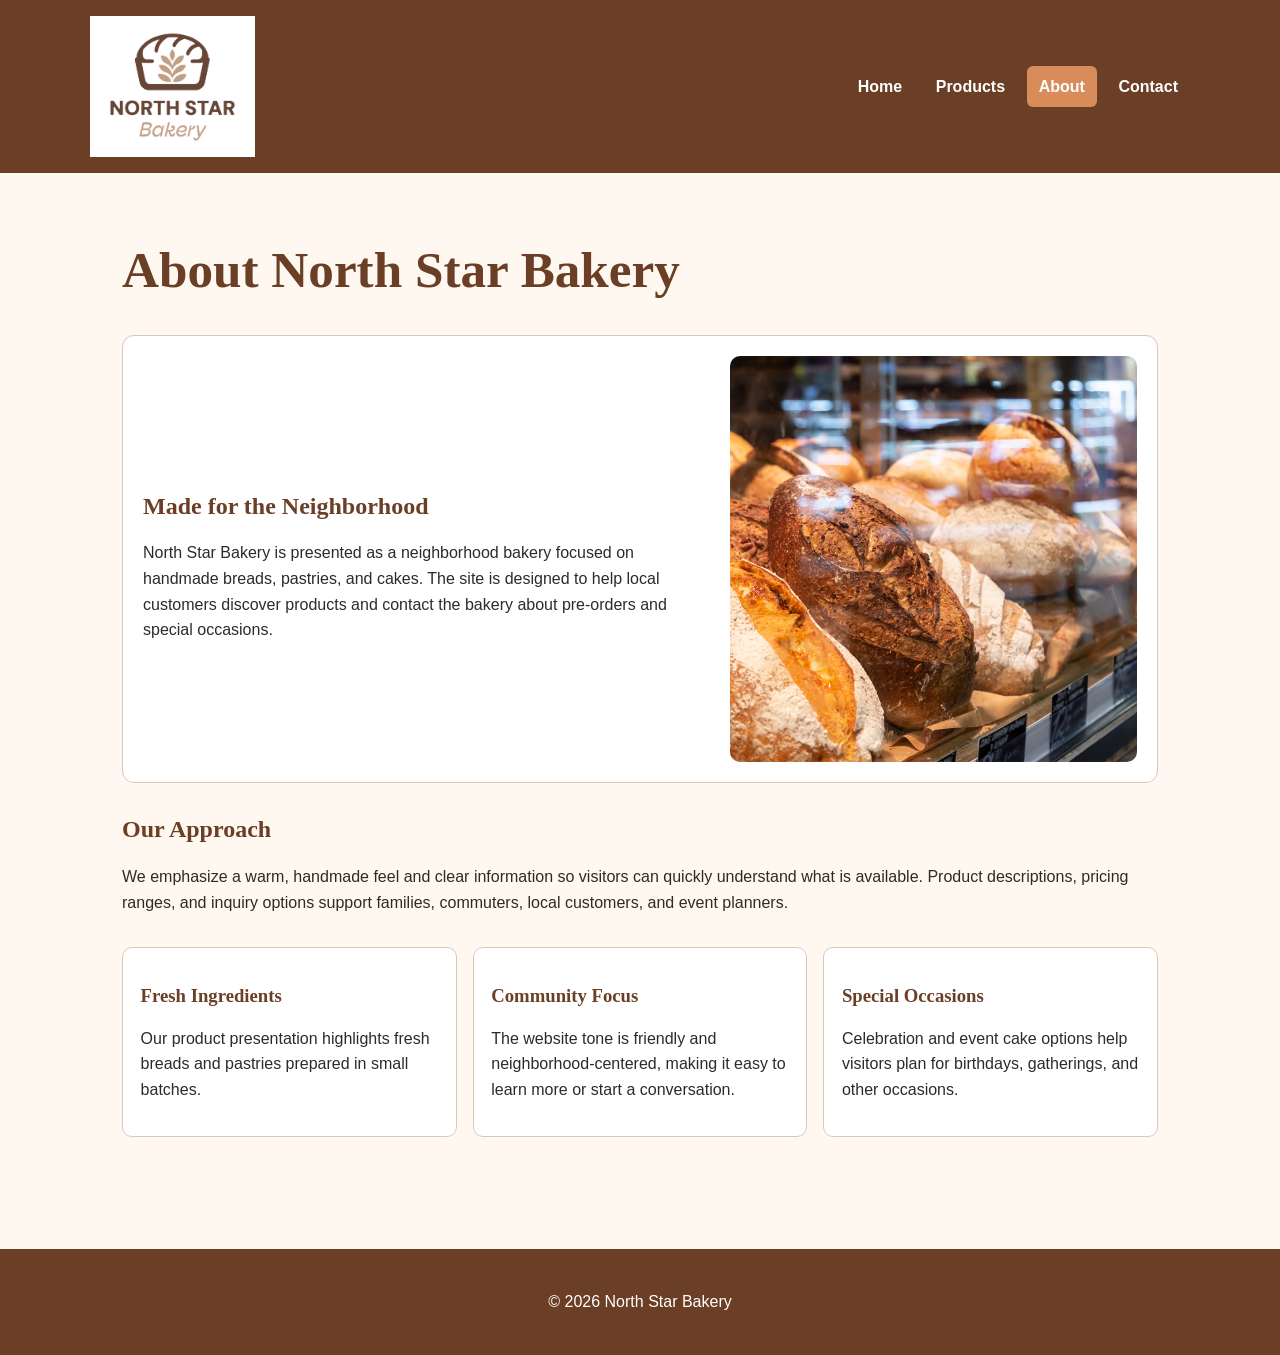
<file: about.html>
<!DOCTYPE html>
<html lang="en">
<head>
  <meta charset="UTF-8">
  <meta name="viewport" content="width=device-width, initial-scale=1.0">
  <meta name="description" content="Learn about North Star Bakery and our handmade approach.">
  <title>North Star Bakery | About</title>
  <link rel="stylesheet" href="style.css">
</head>
<body>
<header>
  <div class="header-inner">
    <img class="logo" src="bakery-logo_c.png" alt="North Star Bakery logo">
    <nav aria-label="Main navigation">
      <ul>
        <li><a href="index.html">Home</a></li>
        <li><a href="products.html">Products</a></li>
        <li><a href="about.html" aria-current="page">About</a></li>
        <li><a href="contact.html">Contact</a></li>
      </ul>
    </nav>
  </div>
</header>

<main>
  <h1>About North Star Bakery</h1>
  <section class="hero">
    <div><h2>Made for the Neighborhood</h2><p>North Star Bakery is presented as a neighborhood bakery focused on handmade breads, pastries, and cakes. The site is designed to help local customers discover products and contact the bakery about pre-orders and special occasions.</p></div>
    <div><img class="about-image" src="bakery-bread_c.png" alt="Fresh bakery bread"></div>
  </section>
  <section><h2>Our Approach</h2><p>We emphasize a warm, handmade feel and clear information so visitors can quickly understand what is available. Product descriptions, pricing ranges, and inquiry options support families, commuters, local customers, and event planners.</p></section>
  <section class="card-grid">
    <article class="card"><h3>Fresh Ingredients</h3><p>Our product presentation highlights fresh breads and pastries prepared in small batches.</p></article>
    <article class="card"><h3>Community Focus</h3><p>The website tone is friendly and neighborhood-centered, making it easy to learn more or start a conversation.</p></article>
    <article class="card"><h3>Special Occasions</h3><p>Celebration and event cake options help visitors plan for birthdays, gatherings, and other occasions.</p></article>
  </section>
</main>

<footer><p>&copy; 2026 North Star Bakery</p></footer>
</body>
</html>
</file>
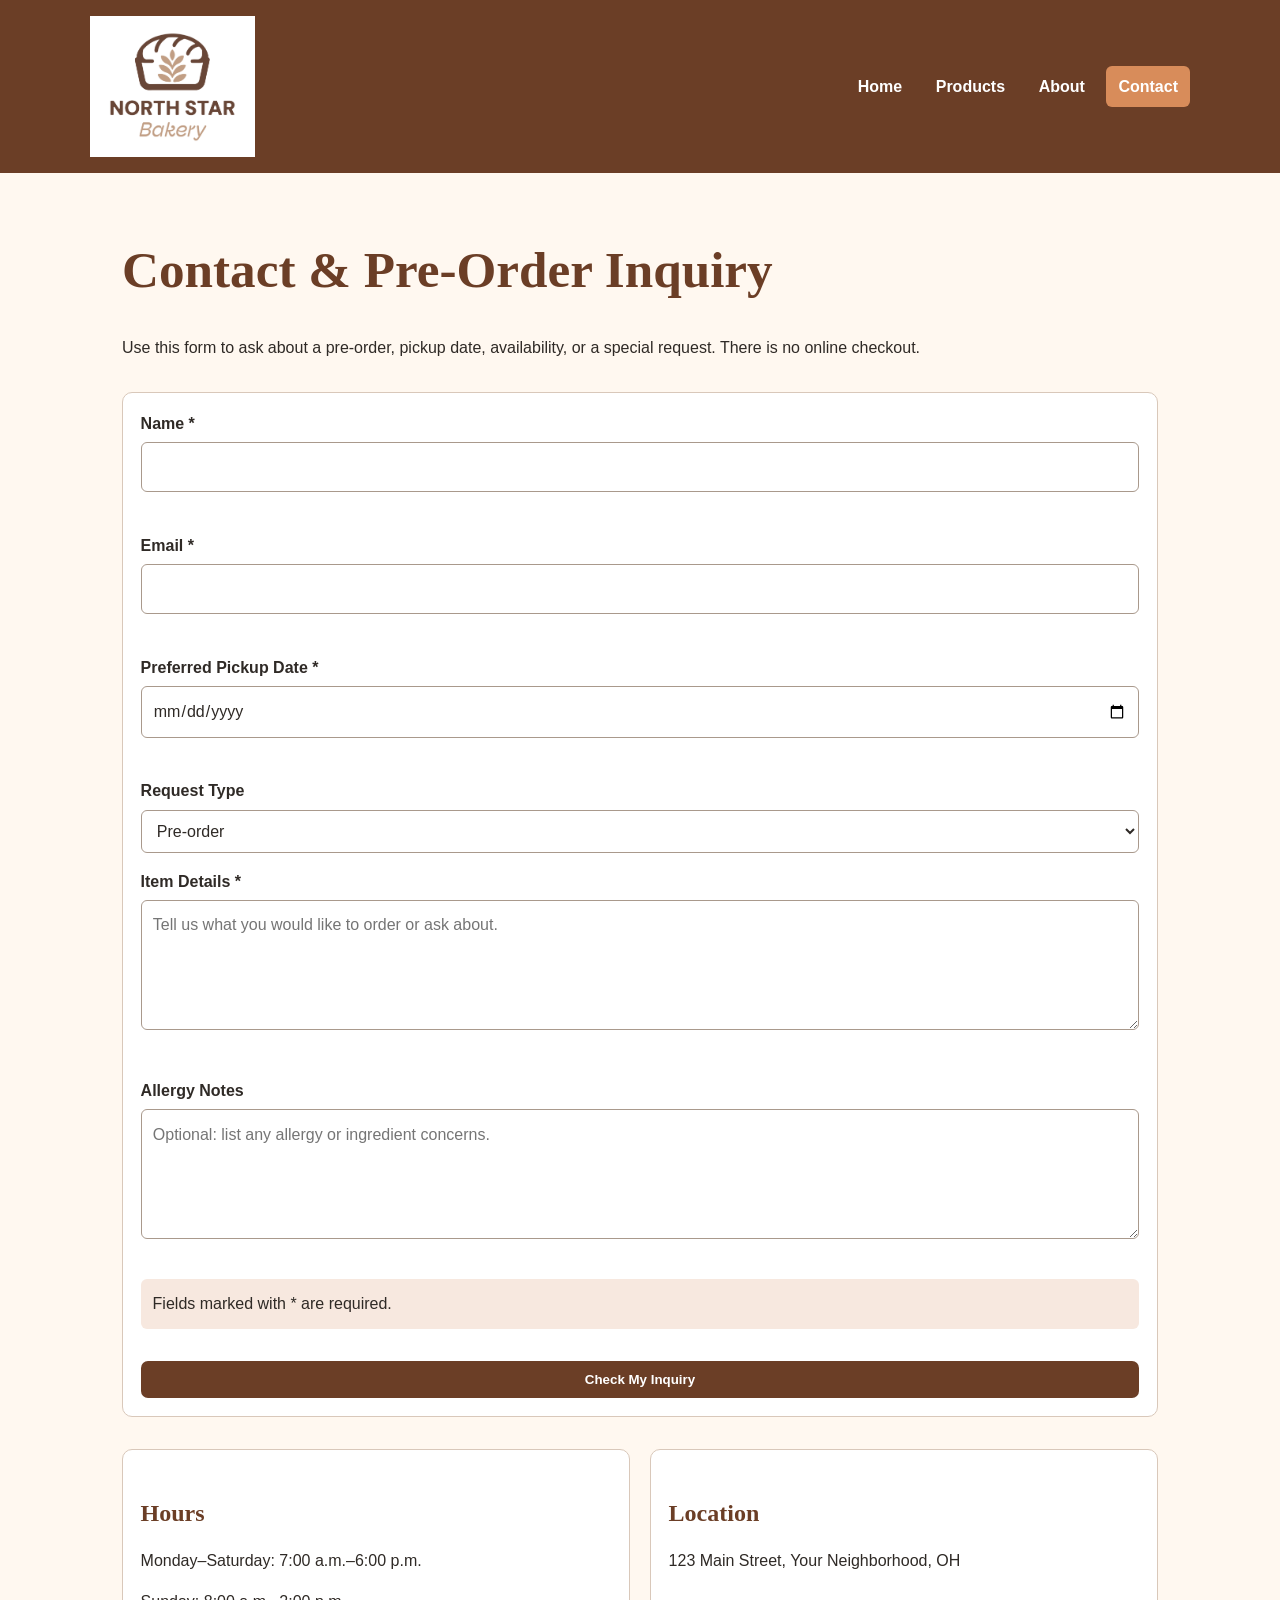
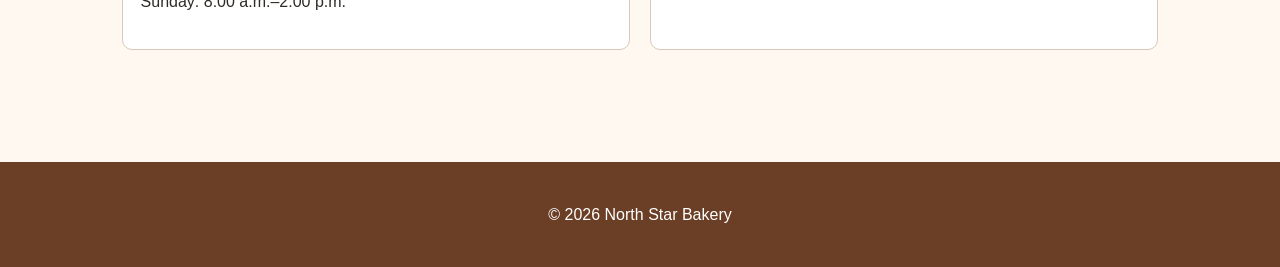
<file: contact.html>
<!DOCTYPE html>
<html lang="en">
<head>
  <meta charset="UTF-8">
  <meta name="viewport" content="width=device-width, initial-scale=1.0">
  <meta name="description" content="Contact North Star Bakery for pre-orders and questions.">
  <title>North Star Bakery | Contact</title>
  <link rel="stylesheet" href="style.css">
  <script src="script.js" defer></script>
</head>
<body>
<header>
  <div class="header-inner">
    <img class="logo" src="bakery-logo_c.png" alt="North Star Bakery logo">
    <nav aria-label="Main navigation">
      <ul>
        <li><a href="index.html">Home</a></li>
        <li><a href="products.html">Products</a></li>
        <li><a href="about.html">About</a></li>
        <li><a href="contact.html" aria-current="page">Contact</a></li>
      </ul>
    </nav>
  </div>
</header>

<main>
  <h1>Contact &amp; Pre-Order Inquiry</h1>
  <p>Use this form to ask about a pre-order, pickup date, availability, or a special request. There is no online checkout.</p>

  <section class="form-card">
    <form id="preorder-form" novalidate>
      <div>
        <label for="name">Name *</label>
        <input id="name" name="name" type="text" autocomplete="name" aria-describedby="name-error">
        <p id="name-error" class="field-error" aria-live="polite"></p>
      </div>

      <div>
        <label for="email">Email *</label>
        <input id="email" name="email" type="email" autocomplete="email" aria-describedby="email-error">
        <p id="email-error" class="field-error" aria-live="polite"></p>
      </div>

      <div>
        <label for="pickup-date">Preferred Pickup Date *</label>
        <input id="pickup-date" name="pickup-date" type="date" aria-describedby="pickup-date-error">
        <p id="pickup-date-error" class="field-error" aria-live="polite"></p>
      </div>

      <div>
        <label for="request-type">Request Type</label>
        <select id="request-type" name="request-type">
          <option>Pre-order</option>
          <option>Product question</option>
          <option>Event inquiry</option>
          <option>Other</option>
        </select>
      </div>

      <div>
        <label for="details">Item Details *</label>
        <textarea id="details" name="details" aria-describedby="details-error" placeholder="Tell us what you would like to order or ask about."></textarea>
        <p id="details-error" class="field-error" aria-live="polite"></p>
      </div>

      <div>
        <label for="allergy-notes">Allergy Notes</label>
        <textarea id="allergy-notes" name="allergy-notes" placeholder="Optional: list any allergy or ingredient concerns."></textarea>
      </div>

      <p id="form-status" class="form-status" aria-live="polite">Fields marked with * are required.</p>
      <button type="submit">Check My Inquiry</button>
    </form>
  </section>

  <section class="info-grid">
    <div class="info-card">
      <h2>Hours</h2>
      <p>Monday–Saturday: 7:00 a.m.–6:00 p.m.</p>
      <p>Sunday: 8:00 a.m.–2:00 p.m.</p>
    </div>
    <div class="info-card">
      <h2>Location</h2>
      <p>123 Main Street, Your Neighborhood, OH</p>
    </div>
  </section>
</main>

<footer><p>&copy; 2026 North Star Bakery</p></footer>
</body>
</html>
</file>
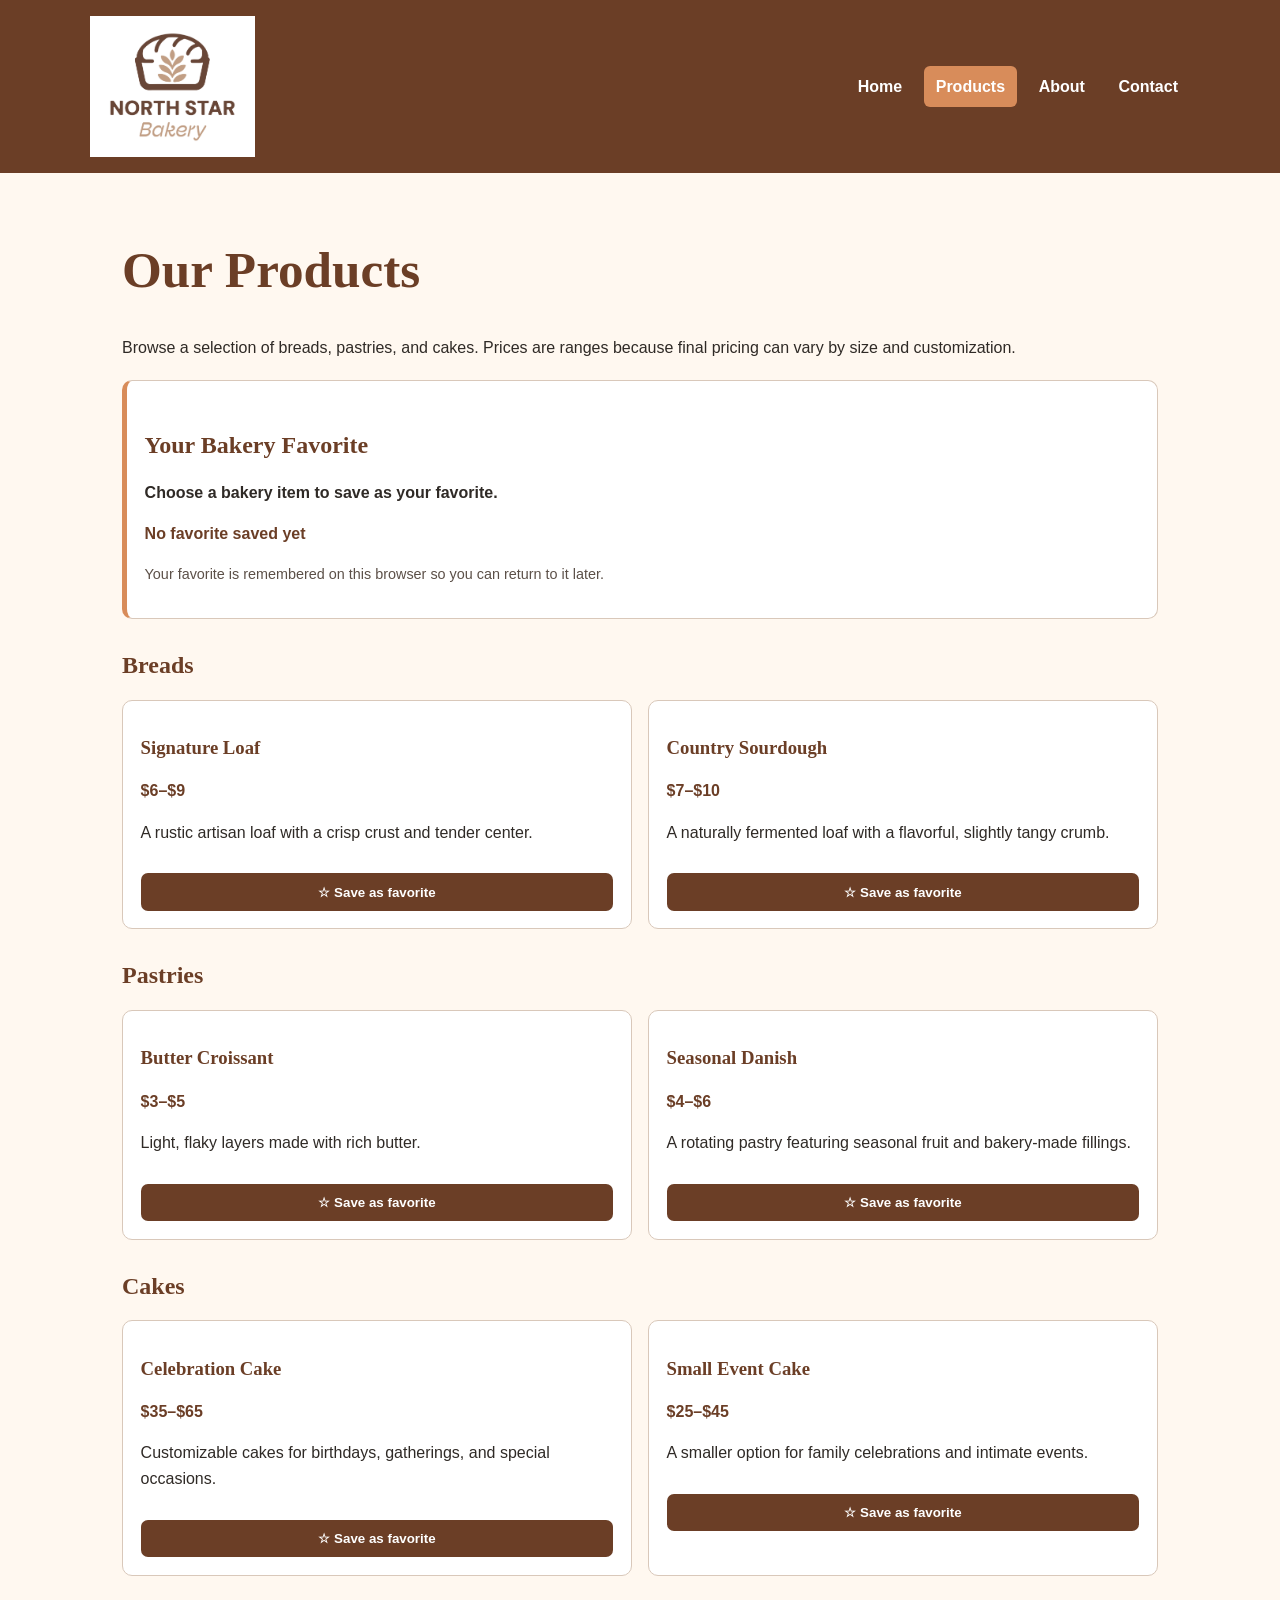
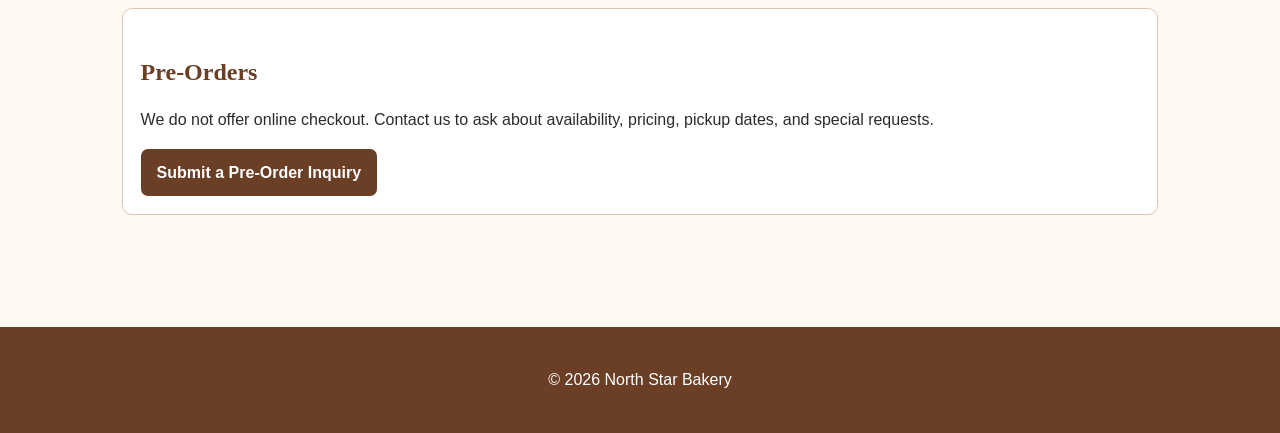
<file: products.html>
<!DOCTYPE html>
<html lang="en">
<head>
  <meta charset="UTF-8">
  <meta name="viewport" content="width=device-width, initial-scale=1.0">
  <meta name="description" content="Explore breads, pastries, and cakes from North Star Bakery.">
  <title>North Star Bakery | Products</title>
  <link rel="stylesheet" href="style.css">
  <script src="script.js" defer></script>
</head>
<body>
<header>
  <div class="header-inner">
    <img class="logo" src="bakery-logo_c.png" alt="North Star Bakery logo">
    <nav aria-label="Main navigation">
      <ul>
        <li><a href="index.html">Home</a></li>
        <li><a href="products.html" aria-current="page">Products</a></li>
        <li><a href="about.html">About</a></li>
        <li><a href="contact.html">Contact</a></li>
      </ul>
    </nav>
  </div>
</header>

<main>
  <h1>Our Products</h1>
  <p>Browse a selection of breads, pastries, and cakes. Prices are ranges because final pricing can vary by size and customization.</p>

  <section class="favorite-panel" aria-live="polite">
    <h2>Your Bakery Favorite</h2>
    <p id="favorite-message" class="favorite-message">Choose a bakery item to save as your favorite.</p>
    <p id="favorite-count" class="favorite-count">No favorite saved yet</p>
    <p class="small-note">Your favorite is remembered on this browser so you can return to it later.</p>
  </section>

  <section>
    <h2>Breads</h2>
    <div class="card-grid">
      <article class="card">
        <h3>Signature Loaf</h3><p class="price">$6–$9</p>
        <p>A rustic artisan loaf with a crisp crust and tender center.</p>
        <button class="favorite-button" type="button" data-product-id="signature-loaf" aria-pressed="false">☆ Save as favorite</button>
      </article>
      <article class="card">
        <h3>Country Sourdough</h3><p class="price">$7–$10</p>
        <p>A naturally fermented loaf with a flavorful, slightly tangy crumb.</p>
        <button class="favorite-button" type="button" data-product-id="country-sourdough" aria-pressed="false">☆ Save as favorite</button>
      </article>
    </div>
  </section>

  <section>
    <h2>Pastries</h2>
    <div class="card-grid">
      <article class="card">
        <h3>Butter Croissant</h3><p class="price">$3–$5</p>
        <p>Light, flaky layers made with rich butter.</p>
        <button class="favorite-button" type="button" data-product-id="butter-croissant" aria-pressed="false">☆ Save as favorite</button>
      </article>
      <article class="card">
        <h3>Seasonal Danish</h3><p class="price">$4–$6</p>
        <p>A rotating pastry featuring seasonal fruit and bakery-made fillings.</p>
        <button class="favorite-button" type="button" data-product-id="seasonal-danish" aria-pressed="false">☆ Save as favorite</button>
      </article>
    </div>
  </section>

  <section>
    <h2>Cakes</h2>
    <div class="card-grid">
      <article class="card">
        <h3>Celebration Cake</h3><p class="price">$35–$65</p>
        <p>Customizable cakes for birthdays, gatherings, and special occasions.</p>
        <button class="favorite-button" type="button" data-product-id="celebration-cake" aria-pressed="false">☆ Save as favorite</button>
      </article>
      <article class="card">
        <h3>Small Event Cake</h3><p class="price">$25–$45</p>
        <p>A smaller option for family celebrations and intimate events.</p>
        <button class="favorite-button" type="button" data-product-id="event-cake" aria-pressed="false">☆ Save as favorite</button>
      </article>
    </div>
  </section>

  <section class="card">
    <h2>Pre-Orders</h2>
    <p>We do not offer online checkout. Contact us to ask about availability, pricing, pickup dates, and special requests.</p>
    <a class="button" href="contact.html">Submit a Pre-Order Inquiry</a>
  </section>
</main>

<footer><p>&copy; 2026 North Star Bakery</p></footer>
</body>
</html>
</file>
<file: style.css>
:root {
  --cream: #FFF8F0;
  --brown: #6B3E26;
  --peach: #D88C5A;
  --charcoal: #2F2A26;
  --white: #ffffff;
  --error: #9b1c1c;
  --success: #276749;
  --border: #d9c8ba;
}

* { box-sizing: border-box; }
html { scroll-behavior: smooth; }
body {
  margin: 0;
  background: var(--cream);
  color: var(--charcoal);
  font-family: Arial, sans-serif;
  line-height: 1.6;
}
img { max-width: 100%; display: block; }
a { color: var(--brown); }
a:focus, button:focus, input:focus, select:focus, textarea:focus {
  outline: 3px solid #e4a16f;
  outline-offset: 2px;
}
header {
  background: var(--brown);
  color: var(--white);
  padding: 1rem;
}
.header-inner { max-width: 1100px; margin: 0 auto; }
.logo { width: 145px; margin: 0 auto 1rem; }
nav ul {
  list-style: none; padding: 0; margin: 0;
  display: flex; flex-wrap: wrap; justify-content: center; gap: .6rem;
}
nav a {
  color: var(--white); text-decoration: none; font-weight: 700;
  display: inline-block; padding: .5rem .75rem; border-radius: 6px;
}
nav a:hover, nav a[aria-current="page"] { background: var(--peach); }
main { max-width: 1100px; margin: 0 auto; padding: 1.25rem; }
h1, h2, h3 { font-family: Georgia, serif; color: var(--brown); line-height: 1.2; }
h1 { font-size: clamp(2rem, 6vw, 3.2rem); }
h2 { margin-top: 2rem; }
section { margin: 2rem 0; }
.hero, .info-grid { display: flex; flex-direction: column; gap: 1.25rem; }
.hero { background: var(--white); border: 1px solid var(--border); border-radius: 12px; padding: 1.25rem; }
.hero-media img, .feature-image, .about-image {
  width: 100%; border-radius: 10px; object-fit: cover;
}
.hero-media img { max-height: 360px; }
.card-grid { display: flex; flex-direction: column; gap: 1rem; }
.card, .info-card, .favorite-panel, .form-card {
  background: var(--white); border: 1px solid var(--border); border-radius: 10px; padding: 1.1rem;
}
.card { flex: 1; }
.price { font-weight: 700; color: var(--brown); }
.button, button {
  border: 0; border-radius: 7px; background: var(--brown); color: var(--white);
  padding: .7rem 1rem; font-weight: 700; cursor: pointer; text-decoration: none; display: inline-block;
}
.button:hover, button:hover { background: var(--peach); color: var(--charcoal); }
.favorite-button { margin-top: .75rem; width: 100%; }
.favorite-button.is-favorite { background: var(--peach); color: var(--charcoal); }
.favorite-panel { margin: 1.25rem 0; border-left: 5px solid var(--peach); }
.favorite-message { margin: .25rem 0 0; font-weight: 700; }
.favorite-count { color: var(--brown); font-weight: 700; }
figure { margin: 1.5rem 0; }
figcaption { margin-top: .5rem; font-style: italic; }
audio, video { width: 100%; margin-top: .75rem; }
form { display: grid; gap: 1rem; }
label { font-weight: 700; display: block; margin-bottom: .35rem; }
input, select, textarea {
  width: 100%; padding: .7rem; border: 1px solid #a9998c; border-radius: 6px;
  background: var(--white); color: var(--charcoal); font: inherit;
}
textarea { min-height: 130px; resize: vertical; }
.field-error { min-height: 1.4em; color: var(--error); font-size: .92rem; margin: .25rem 0 0; }
.invalid { border-color: var(--error); }
.form-status { padding: .75rem; border-radius: 6px; background: #f7e8df; }
.form-status.success { color: var(--success); background: #e8f5ee; }
footer { margin-top: 3rem; padding: 1.5rem; text-align: center; background: var(--brown); color: var(--white); }
.small-note { font-size: .9rem; color: #5c5048; }

@media (min-width: 800px) {
  header { padding: 1rem 2rem; }
  .header-inner { display: flex; align-items: center; justify-content: space-between; gap: 2rem; }
  .logo { margin: 0; width: 165px; }
  nav ul { justify-content: flex-end; }
  main { padding: 2rem; }
  .hero { flex-direction: row; align-items: center; }
  .hero-text, .hero-media { flex: 1; }
  .card-grid { flex-direction: row; }
  .info-grid { flex-direction: row; }
  .info-card { flex: 1; }
}
</file>
